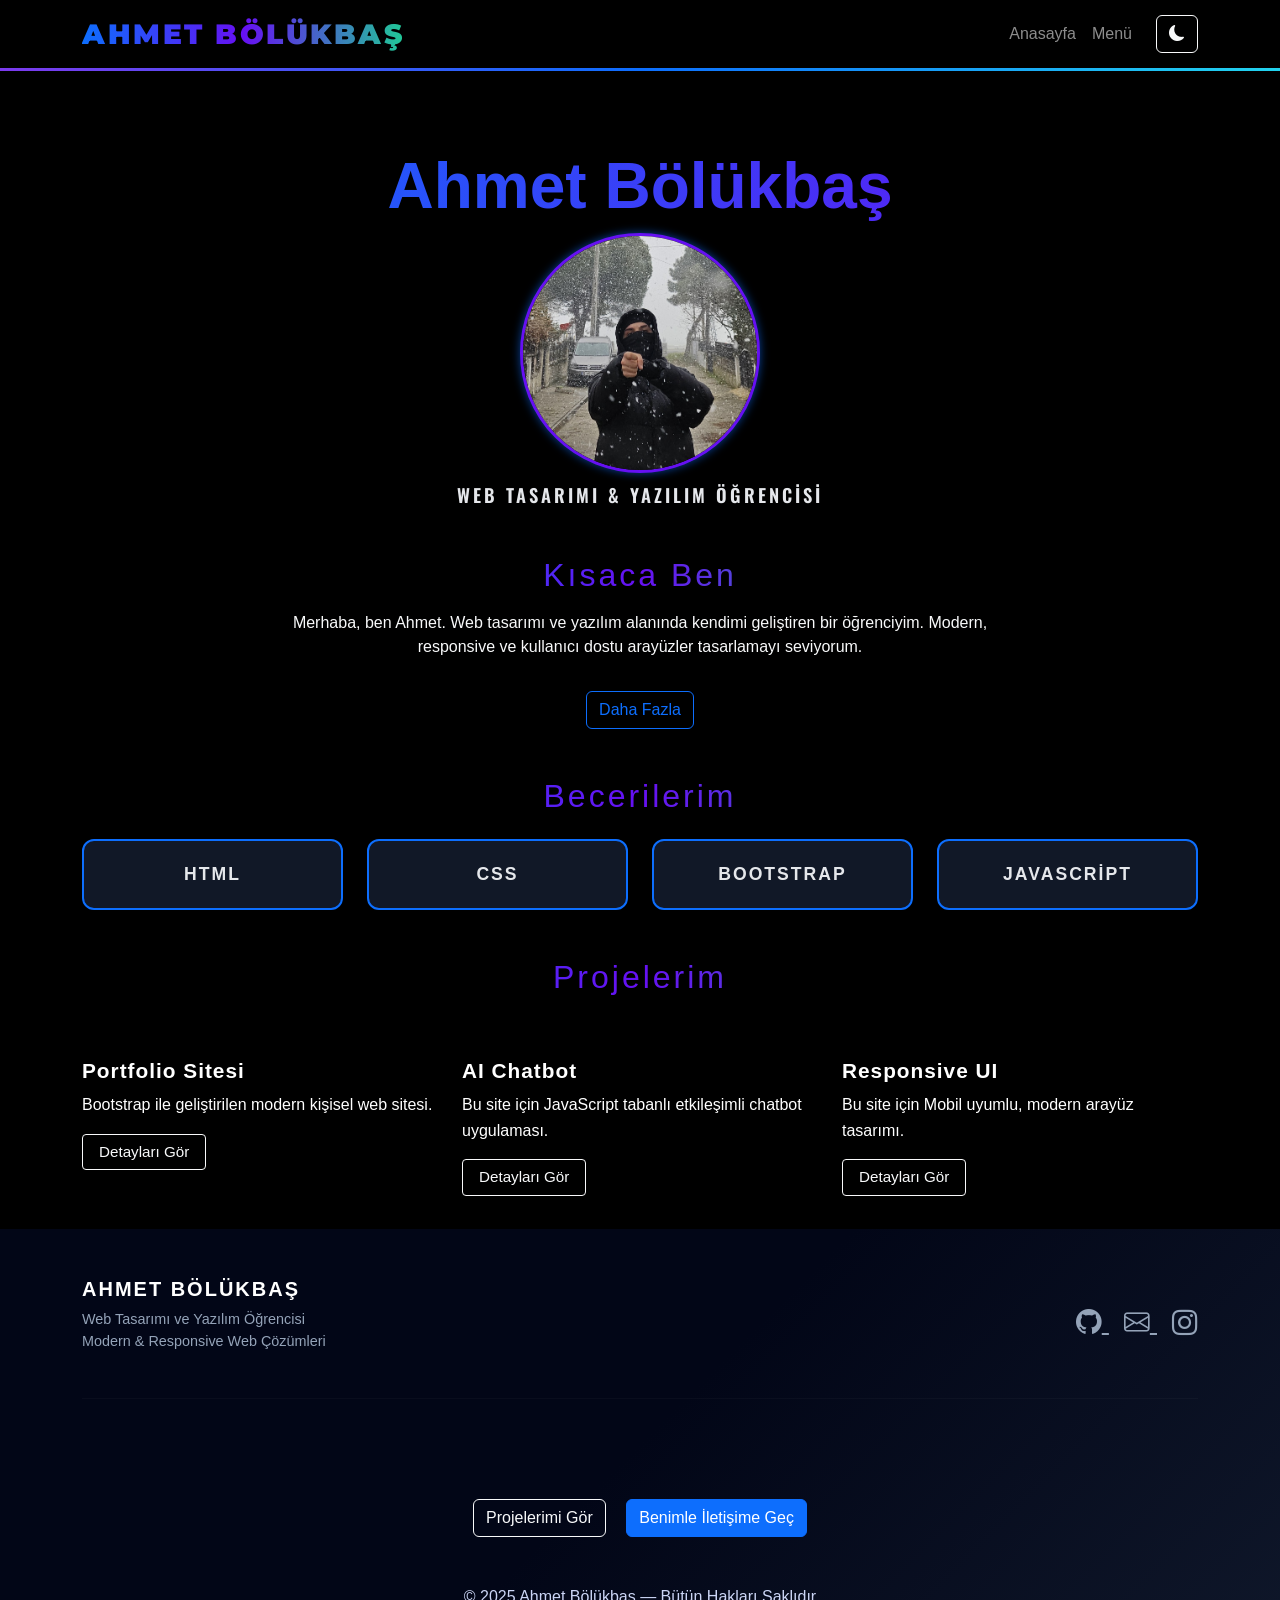
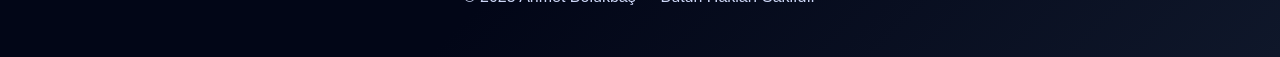
<file: Porföy/index.html>
<!DOCTYPE html>
<html lang="tr">
<head>
<meta charset="UTF-8">
<title>Ahmet Bölükbaş | Biyografi</title>
<meta name="viewport" content="width=device-width, initial-scale=1">

<link href="https://fonts.googleapis.com/css2?family=Oswald:wght@500;600;700&display=swap" rel="stylesheet">
<link rel="stylesheet" href="https://cdn.jsdelivr.net/npm/bootstrap-icons/font/bootstrap-icons.css">
<link href="https://fonts.googleapis.com/css2?family=Montserrat:wght@800;900&display=swap" rel="stylesheet">
<link href="https://cdn.jsdelivr.net/npm/bootstrap@5.3.3/dist/css/bootstrap.min.css" rel="stylesheet">
<link rel="stylesheet" href="https://cdn.jsdelivr.net/npm/bootstrap-icons@1.11.1/font/bootstrap-icons.css">
<link rel="stylesheet" href="custom.css">



</head>

<body>
<body class="page-home">

<nav class="navbar navbar-expand-lg navbar-dark bg-black fixed-top shadow navbar-line">

  <div class="container">


    <a class="navbar-brand animated-title fs-3" href="index.html">
      AHMET BÖLÜKBAŞ
    </a>


    <button class="navbar-toggler" type="button" data-bs-toggle="collapse" data-bs-target="#navbarMenu">
      <span class="navbar-toggler-icon"></span>
    </button>


    <div class="collapse navbar-collapse justify-content-end" id="navbarMenu">
      <ul class="navbar-nav align-items-center">

        <li class="nav-item">
          <a class="nav-link nav-anim" href="index.html">Anasayfa</a>
        </li>


        <li class="nav-item dropdown">
          <a class="nav-link dropdown-toggle nav-anim"
             href="#"
             id="navbarDropdown"
             role="button"
             data-bs-toggle="dropdown">
            Menü
          </a>
          


          <ul class="dropdown-menu dropdown-dark animate-dropdown">
            
            <li><a class="dropdown-item" href="hakkimda.html">Hakkımda</a></li>
            <li><a class="dropdown-item" href="projeler.html">Projeler</a></li>
            <li><a class="dropdown-item" href="iletisim.html">İletişim</a></li>
          </ul>
        </li>

      </ul>
      <button id="themeToggle" class="btn btn-outline-light ms-3">
  <i class="bi bi-moon-fill"></i>
</button>

    </div>

  </div>


</nav>






<section class="container text-center mt-5">
<h1 class="display-3 fw-bold animated-name">Ahmet Bölükbaş</h1>
<img 
    src="drill.jpg"
    alt="Ahmet Bölükbaş"
    class="profile-img"
  >


    <p class="title-text hover-animate mt-2">
      Web Tasarımı & Yazılım Öğrencisi
    </p>
  </div>
</div>

</div>

</section>

<div class="container my-5">
  <div class="row justify-content-center">
    <div class="col-md-8 text-center">
      <h2 class="animated-title mb-3">Kısaca Ben</h2>
      <p class="text-light">
        Merhaba, ben Ahmet. Web tasarımı ve yazılım alanında kendimi
        geliştiren bir öğrenciyim. Modern, responsive ve kullanıcı
        dostu arayüzler tasarlamayı seviyorum.
      </p>
      <a href="hakkimda.html" class="btn btn-outline-primary mt-3">
        Daha Fazla
      </a>
    </div>
  </div>
</div>



<div class="container my-5">
  <h2 class="animated-title text-center mb-4">Becerilerim</h2>

  <div class="row text-center g-4">
    <div class="col-md-3">
      <a href="https://tr.wikipedia.org/wiki/HTML"
         target="_blank"
         class="skill-btn">
        HTML
      </a>
    </div>

    <div class="col-md-3">
      <a href="https://tr.wikipedia.org/wiki/CSS"
         target="_blank"
         class="skill-btn">
        CSS
      </a>
    </div>

    <div class="col-md-3">
      <a href="https://tr.wikipedia.org/wiki/Bootstrap_(framework)"
         target="_blank"
         class="skill-btn">
        Bootstrap
      </a>
    </div>

    <div class="col-md-3">
      <a href="https://tr.wikipedia.org/wiki/JavaScript"
         target="_blank"
         class="skill-btn">
        JavaScript
      </a>
    </div>
  </div>
</div>

<div class="container my-5">
  <h2 class="animated-title text-center mb-5">Projelerim</h2>

  <div class="row g-4">


    <div class="col-md-4">
      <div class="project-card">
        <div class="project-overlay">
          <h5>Portfolio Sitesi</h5>
          <p>Bootstrap ile geliştirilen modern kişisel web sitesi.</p>
          <a href="projeler.html" class="btn btn-outline-light btn-sm">
            Detayları Gör
          </a>
        </div>
      </div>
    </div>


    <div class="col-md-4">
      <div class="project-card">
        <div class="project-overlay">
          <h5>AI Chatbot</h5>
          <p>Bu site için JavaScript tabanlı etkileşimli chatbot uygulaması.</p>
          <a href="projeler.html" class="btn btn-outline-light btn-sm">
            Detayları Gör
          </a>
        </div>
      </div>
    </div>


    <div class="col-md-4">
      <div class="project-card">
        <div class="project-overlay">
          <h5>Responsive UI</h5>
          <p>Bu site için Mobil uyumlu, modern arayüz tasarımı.</p>
          <a href="projeler.html" class="btn btn-outline-light btn-sm">
            Detayları Gör
          </a>
        </div>
      </div>
    </div>

  </div>
</div>






<footer class="sexy-footer mt-5">
  <div class="container py-5">
    <div class="row text-center text-md-start align-items-center">


      <div class="col-md-6 mb-4 mb-md-0">
        <h5 class="footer-title">Ahmet Bölükbaş</h5>
        <p class="footer-text">
          Web Tasarımı ve Yazılım Öğrencisi<br>
          Modern & Responsive Web Çözümleri
        </p>
      </div>
      <div class="col-md-6 text-md-end">
        <a href="https://github.com/bolukbasahmet/" target="_blank" class="footer-icon">
          <i class="bi bi-github"></i>
        </a>

<a href="https://mail.google.com/mail/?view=cm&fs=1
&to=bolukbasahmet6155@gmail.com
&su=Web%20Sitesi%20İletişim
&body=Merhaba%20Ahmet,"
target="_blank"
class="footer-icon">
  <i class="bi bi-envelope"></i>
</a>



        </a>
  <a href="https://www.instagram.com/zerowav.real/" 
   target="_blank" 
   class="footer-icon">
  <i class="bi bi-instagram"></i>
</a>

      </div>

    </div>

    <hr class="footer-line">
    <div class="text-center footer-copy">
      <div class="container text-center my-5 cta-section">
  <a href="projeler.html" class="btn btn-outline-light me-3">
    Projelerimi Gör
  </a>
  <a href="iletisim.html" class="btn btn-primary">
    Benimle İletişime Geç
  </a>
</div>
      © 2025 Ahmet Bölükbaş — Bütün Hakları Saklıdır
    </div>
  </div>
</footer>












<script>
  const toggleBtn = document.getElementById("themeToggle");
  const body = document.body;

  toggleBtn.addEventListener("click", () => {
    body.classList.toggle("light-theme");

    // ikon değişsin
    const icon = toggleBtn.querySelector("i");
    if (body.classList.contains("light-theme")) {
      icon.classList.remove("bi-moon-fill");
      icon.classList.add("bi-sun-fill");
    } else {
      icon.classList.remove("bi-sun-fill");
      icon.classList.add("bi-moon-fill");
    }
  });
</script>
<script>
  const toggleBtn = document.getElementById("themeToggle");

  toggleBtn.addEventListener("click", () => {
    document.body.classList.toggle("light-theme");

    const allElements = document.querySelectorAll("*");

    if (document.body.classList.contains("light-theme")) {
      allElements.forEach(el => {
        el.style.backgroundColor = "#f8f9fa";
        el.style.color = "#000";
      });
    } else {
      allElements.forEach(el => {
        el.style.backgroundColor = "";
        el.style.color = "";
      });
    }
  });
</script>

<script src="lang.js"></script>

<script src="https://cdn.jsdelivr.net/npm/bootstrap@5.3.3/dist/js/bootstrap.bundle.min.js"></script>



</body>
</html>


</body>
</html>
</file>
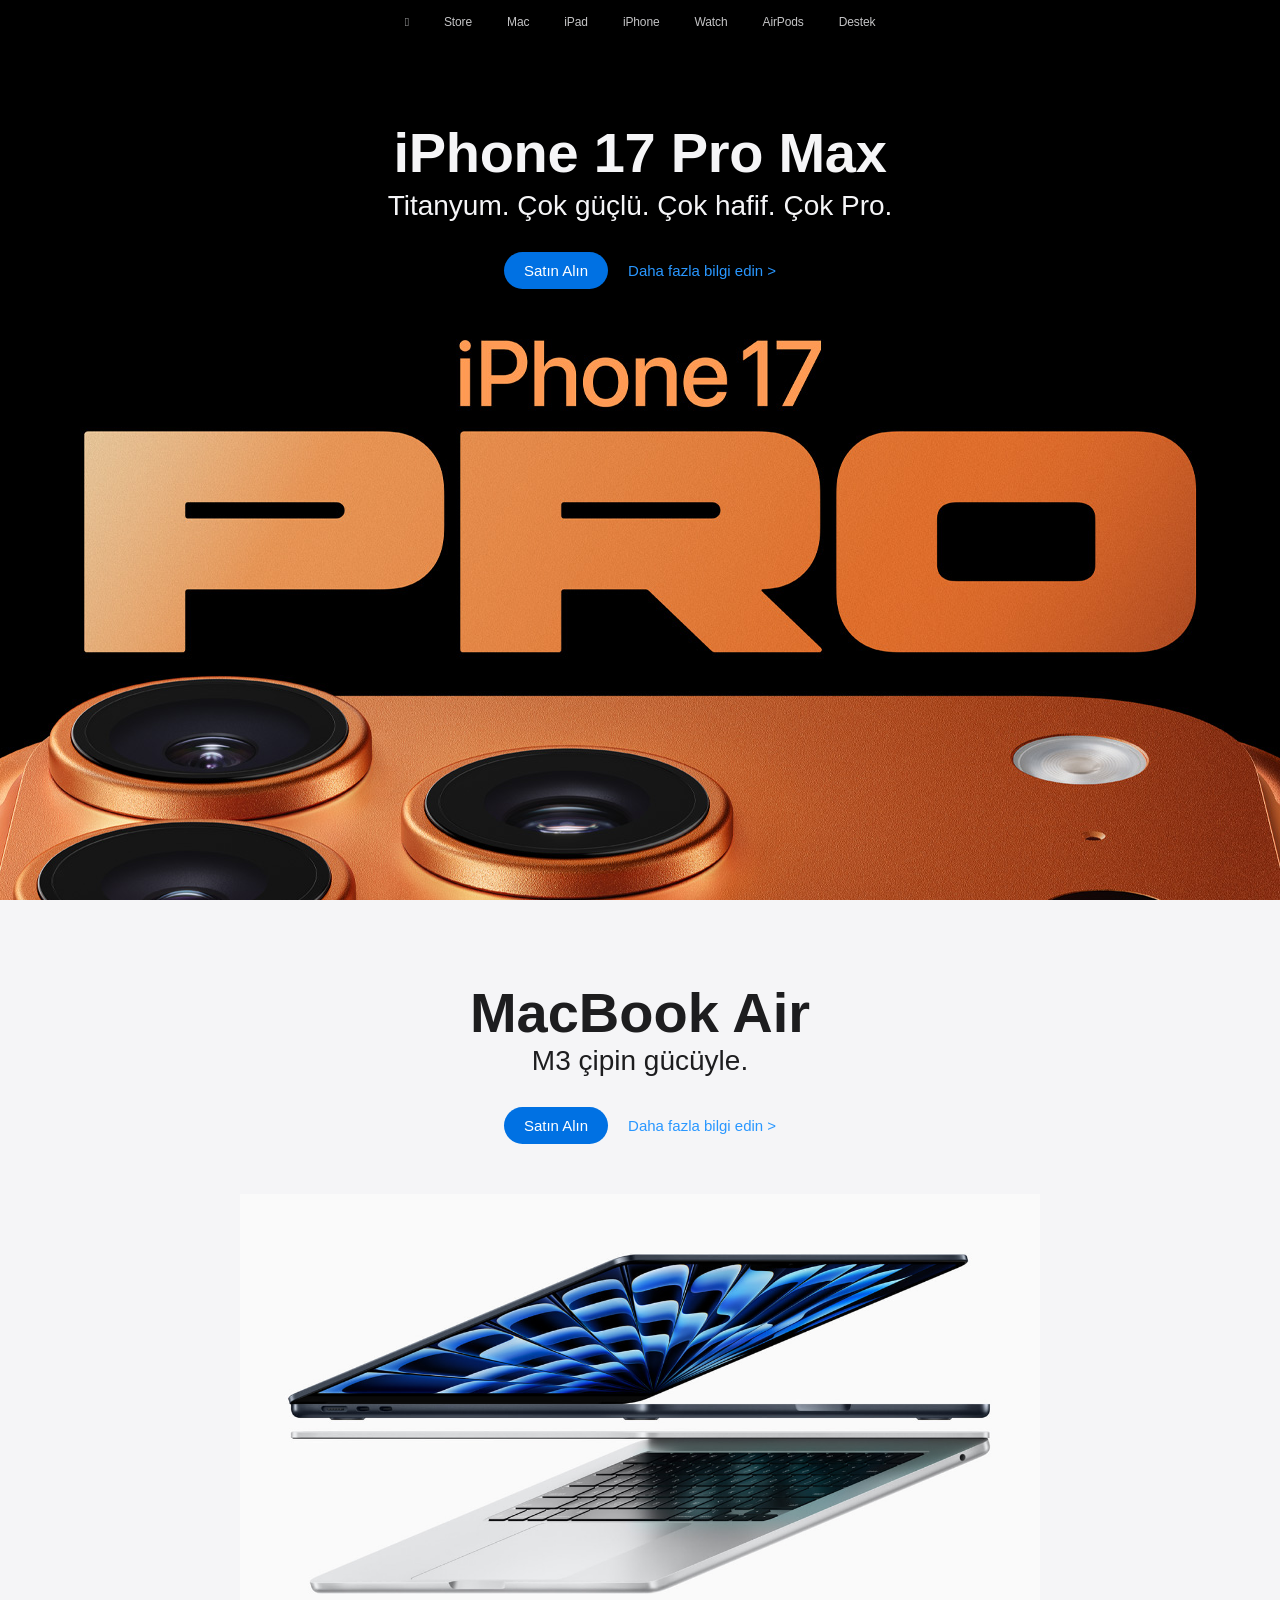
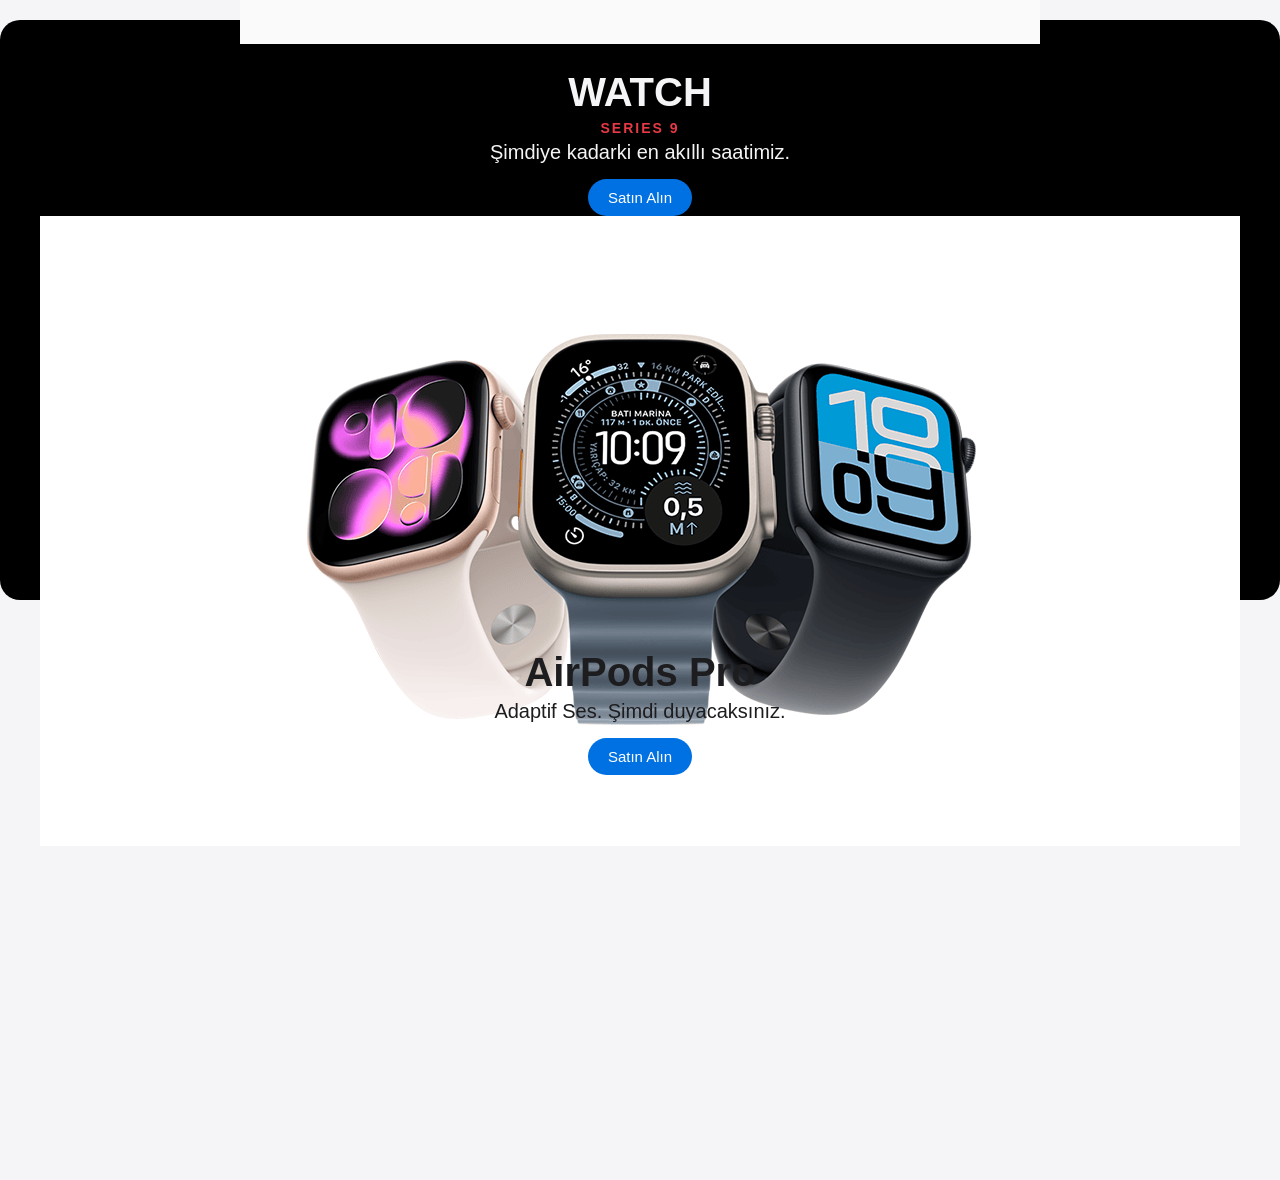
<file: WebSitesiTasarımı/index.html>
<!DOCTYPE html>
<html lang="tr">
<head>
    <meta charset="UTF-8">
    <meta name="viewport" content="width=device-width, initial-scale=1.0">
    <title>Apple</title>
    <style>
        /* CSS Sıfırlama ve Temel Ayarlar */
        * { 
            margin: 0; 
            padding: 0; 
            box-sizing: border-box; 
            /* Apple'ın varsayılan font sistemini çağırıyoruz */
            font-family: -apple-system, BlinkMacSystemFont, "Segoe UI", Roboto, Helvetica, Arial, sans-serif; 
        }
        
        body { 
            background-color: #f5f5f7; 
            color: #1d1d1f; 
        }
        
        a { 
            text-decoration: none; 
            color: inherit; 
        }

        /* Üst Menü (Navbar) - Bulanık Efektli */
        nav { 
            background-color: rgba(0, 0, 0, 0.8); 
            backdrop-filter: blur(10px); /* Arka planı bulanıklaştırır */
            -webkit-backdrop-filter: blur(10px);
            position: fixed; 
            top: 0; 
            width: 100%; 
            z-index: 100; 
            height: 44px; 
            display: flex; 
            justify-content: center; 
            align-items: center; 
        }
        
        .nav-links { 
            display: flex; 
            gap: 35px; 
            list-style: none; 
            color: #f5f5f7; 
            font-size: 12px; 
            font-weight: 400; 
            letter-spacing: -0.01em; 
        }
        
        .nav-links li {
            opacity: 0.8;
            transition: opacity 0.3s ease;
        }

        .nav-links li:hover { 
            opacity: 1; 
            cursor: pointer; 
        }

        /* Ana Ürün Alanı (Koyu Tema) */
        .hero-dark { 
            background-color: #000; 
            color: #f5f5f7; 
            text-align: center; 
            padding-top: 120px; 
            height: 100vh; 
            display: flex; 
            flex-direction: column; 
            align-items: center; 
            overflow: hidden;
        }
        
        .hero-dark h1 { 
            font-size: 56px; 
            font-weight: 600; 
            letter-spacing: -0.005em; 
            margin-bottom: 5px; 
        }
        
        .hero-dark h2 { 
            font-size: 28px; 
            font-weight: 400; 
            margin-bottom: 15px; 
        }
        
        /* Butonlar ve Linkler */
        .links { 
            display: flex; 
            gap: 20px; 
            font-size: 17px; 
            margin-top: 15px;
            align-items: center;
        }
        
        .links a.btn { 
            background-color: #0071e3; 
            color: white; 
            padding: 10px 20px; 
            border-radius: 20px; 
            font-size: 15px; 
            transition: background-color 0.3s;
        }
        
        .links a.btn:hover {
            background-color: #0077ed;
        }

        .links a.link { 
            color: #2997ff; 
            font-size: 15px;
        }
        
        .links a.link:hover { 
            text-decoration: underline; 
        }

        /* Ürün Görseli Yer Tutucu */
        .product-image-placeholder { 
            margin-top: 50px; 
            width: 80%; 
            max-width: 800px; 
            height: 500px; 
            background: linear-gradient(180deg, #2a2a2a 0%, #000 100%); 
            border-radius: 30px 30px 0 0; 
            box-shadow: 0 -10px 40px rgba(255,255,255,0.05);
        }

        /* İkinci Ürün Alanı (Açık Tema) */
        .hero-light { 
            background-color: #f5f5f7; 
            color: #1d1d1f; 
            text-align: center; 
            padding-top: 80px; 
            height: 80vh; 
            display: flex; 
            flex-direction: column; 
            align-items: center; 
        }
        
        .hero-light h1 { 
            font-size: 56px; 
            font-weight: 600; 
        }
        
        .hero-light h2 { 
            font-size: 28px; 
            font-weight: 400; 
            margin-bottom: 15px; 
        }

        /* Alt Izgara (Grid) Düzeni */
        .grid-container { 
            display: grid; 
            grid-template-columns: 1fr 1fr; 
            gap: 15px; 
            padding: 15px; 
            background-color: #fff;
        }
        
        .grid-item { 
            background-color: #f5f5f7; 
            height: 580px; 
            text-align: center; 
            padding-top: 50px; 
            display: flex; 
            flex-direction: column; 
            align-items: center; 
            border-radius: 20px;
        }
        
        .grid-item.dark { 
            background-color: #000; 
            color: #f5f5f7; 
        }

        .grid-item h2 {
            font-size: 40px;
            font-weight: 600;
        }

        .grid-item p {
            font-size: 20px;
            margin-top: 5px;
        }

        /* MacBook kısmı için resim ayarı */
.hero-image {
    /* 1. Genişlik Sınırı: Ekrandan taşmasını engelle */
    max-width: 85%;
    
    /* 2. Yükseklik Sınırı: En önemli kısım! hero-light 80vh yüksekliğinde. 
       Resmin ekran yüksekliğinin yarısından (50vh) büyük olmasını engelliyoruz. */
    max-height: 50vh; 
    
    /* 3. Orantı: Resim ezilmesin veya büzülmesin */
    object-fit: contain;
    
    /* 4. Konumlandırma: Üstündeki butonlarla arasına boşluk bırak */
    margin-top: 50px; 
}
    </style>
</head>
<body>

    <!-- Üst Menü -->
    <nav>
        <ul class="nav-links">
            <li></li> <!-- Apple Logosu yerine karakter -->
            <li>Store</li>
            <li>Mac</li>
            <li>iPad</li>
            <li>iPhone</li>
            <li>Watch</li>
            <li>AirPods</li>
            <li>Destek</li>
        </ul>
    </nav>

    <!-- Ana Kısım: iPhone 15 Pro -->
    <section class="hero-dark">
        <h1>iPhone 17 Pro Max</h1>
        <h2>Titanyum. Çok güçlü. Çok hafif. Çok Pro.</h2>
        <div class="links">
            <a href="#" class="btn">Satın Alın</a>
            <a href="#" class="link">Daha fazla bilgi edin ></a>
        </div>
        <!-- Buraya ileride img etiketiyle PNG formatında bir telefon resmi ekleyebilirsin -->
        <div class="product-image-placeholder"></div>
        <img src="iphone17promax.jpg">
    </section>

    <!-- Orta Kısım: MacBook -->
<!-- Orta Kısım: MacBook -->
<section class="hero-light">
    <h1>MacBook Air</h1>
    <h2>M3 çipin gücüyle.</h2>
    <div class="links">
        <a href="#" class="btn">Satın Alın</a>
        <a href="#" class="link">Daha fazla bilgi edin ></a>
    </div>

    <!-- MacBook Fotoğrafını buraya ekliyoruz! -->
    <!-- 'MACBOOK_RESIM_ADRESI' kısmını kendi resminle değiştir -->
    <img src="macbookair.jpg" alt="MacBook Air" class="hero-image">

</section>

    <!-- Alt Kısım: Yan Yana Kartlar -->
<!-- index.html Dosyasındaki bu kısmı bul ve güncelle -->

<div class="grid-item dark">
    <h2>WATCH</h2>
    <p style="color: #e63946; font-size: 14px; font-weight: bold; letter-spacing: 2px;">SERIES 9</p>
    <p>Şimdiye kadarki en akıllı saatimiz.</p>
    <div class="links" style="margin-top: 15px;">
        <a href="#" class="btn">Satın Alın</a>
    </div>

    <!-- Fotoğrafı buraya ekliyoruz! -->
    <!-- 'RESIM_ADRESINI_BURAYA_YAZ' kısmını kendi resminle değiştir -->
    <img src="applewatch.png" alt="Apple Watch Series 9" class="grid-image">

</div> <!-- .grid-item dark kapanış etiketi -->
        </div>
        <div class="grid-item">
            <h2>AirPods Pro</h2>
            <p>Adaptif Ses. Şimdi duyacaksınız.</p>
            <div class="links" style="margin-top: 15px;">
                <a href="#" class="btn">Satın Alın</a>
            </div>
        </div>
    </section>

</body>
</html>
</file>
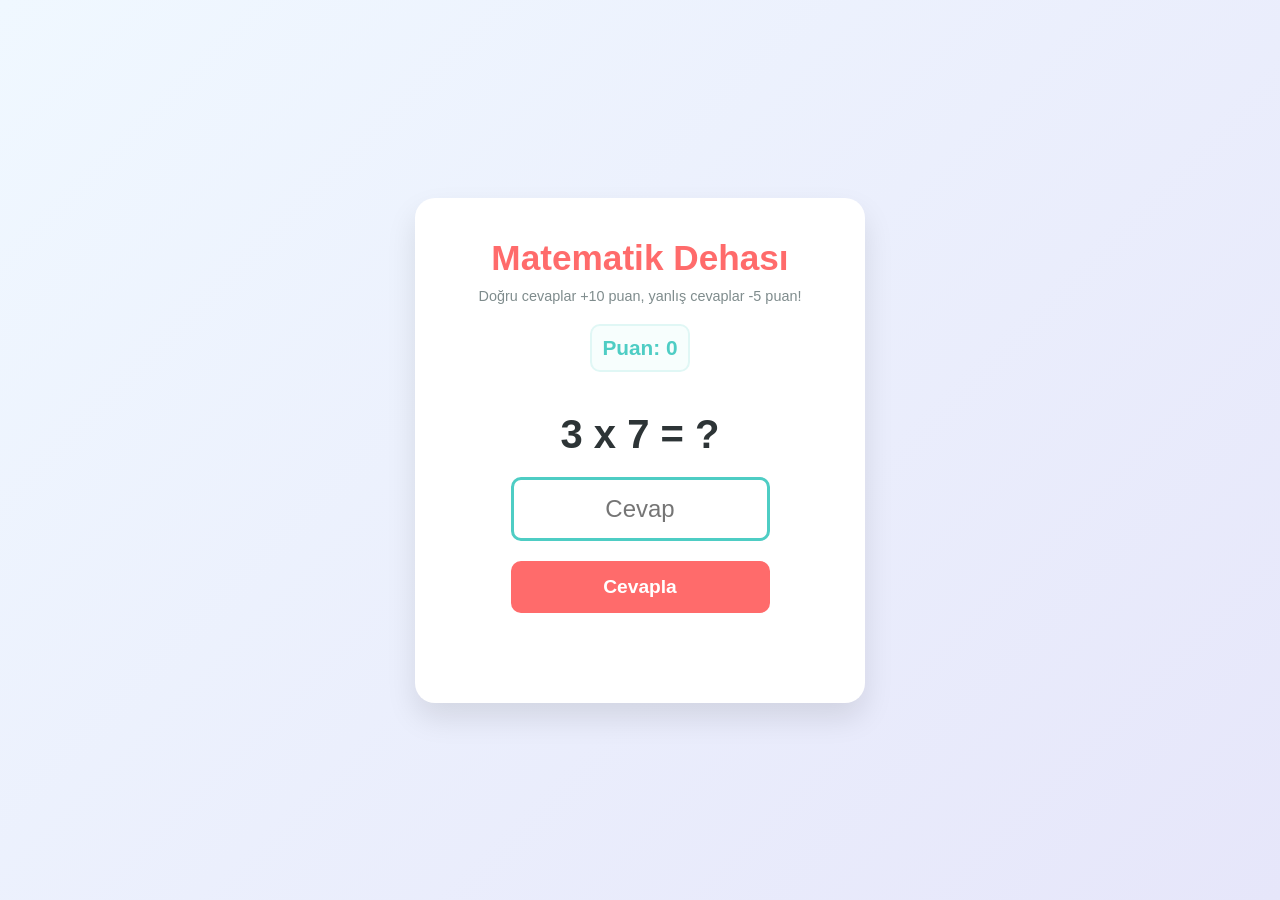
<file: EgiticiOyun/egiticioyun.html>
<!DOCTYPE html>
<html lang="tr">
<head>
    <meta charset="UTF-8">
    <meta name="viewport" content="width=device-width, initial-scale=1.0">
    <title>Eğitici Matematik Oyunu</title>
    <style>
        * {
            box-sizing: border-box;
            margin: 0;
            padding: 0;
        }

        body {
            font-family: 'Segoe UI', Tahoma, Geneva, Verdana, sans-serif;
            background: linear-gradient(135deg, #f0f8ff, #e6e6fa);
            display: flex;
            justify-content: center;
            align-items: center;
            height: 100vh;
        }

        .game-container {
            background-color: white;
            padding: 40px;
            border-radius: 20px;
            box-shadow: 0 15px 30px rgba(0,0,0,0.1);
            text-align: center;
            max-width: 450px;
            width: 90%;
        }

        h1 {
            color: #ff6b6b;
            margin-bottom: 10px;
            font-size: 2.2em;
        }

        p.subtitle {
            color: #7f8c8d;
            margin-bottom: 20px;
            font-size: 0.9em;
        }

        .score-board {
            font-size: 1.3em;
            font-weight: bold;
            color: #4ecdc4;
            background-color: #f7fefd;
            padding: 10px;
            border-radius: 10px;
            display: inline-block;
            margin-bottom: 20px;
            border: 2px solid #e0f7f5;
        }

        .question {
            font-size: 2.5em;
            margin: 20px 0;
            font-weight: bold;
            color: #2d3436;
        }

        input[type="number"] {
            padding: 15px;
            font-size: 1.5em;
            width: 70%;
            border: 3px solid #dfe6e9;
            border-radius: 10px;
            margin-bottom: 20px;
            text-align: center;
            outline: none;
            transition: border-color 0.3s;
        }

        input[type="number"]:focus {
            border-color: #4ecdc4;
        }

        /* Input oklarını gizlemek için */
        input[type=number]::-webkit-inner-spin-button, 
        input[type=number]::-webkit-outer-spin-button { 
            -webkit-appearance: none; 
            margin: 0; 
        }

        button {
            padding: 15px 30px;
            font-size: 1.2em;
            font-weight: bold;
            background-color: #ff6b6b;
            color: white;
            border: none;
            border-radius: 10px;
            cursor: pointer;
            transition: background 0.3s, transform 0.1s;
            width: 70%;
        }

        button:hover {
            background-color: #ee5253;
        }

        button:active {
            transform: scale(0.98);
        }

        .message {
            margin-top: 25px;
            font-weight: bold;
            font-size: 1.1em;
            min-height: 25px;
        }
    </style>
</head>
<body>

    <div class="game-container">
        <h1>Matematik Dehası</h1>
        <p class="subtitle">Doğru cevaplar +10 puan, yanlış cevaplar -5 puan!</p>
        
        <div class="score-board">Puan: <span id="score">0</span></div>
        
        <div class="question" id="question">Soru Yükleniyor...</div>
        
        <input type="number" id="answer" placeholder="Cevap" autocomplete="off" autofocus>
        <br>
        <button onclick="checkAnswer()">Cevapla</button>
        
        <div class="message" id="message"></div>
    </div>

    <script>
        let score = 0;
        let correctAnswer = 0;

        function generateQuestion() {
            // 1 ile 10 arasında rastgele sayılar oluşturuyoruz
            const num1 = Math.floor(Math.random() * 10) + 1;
            const num2 = Math.floor(Math.random() * 10) + 1;
            
            // İşlem türünü belirliyoruz (Toplama, Çıkarma, Çarpma)
            const operators = ['+', '-', 'x'];
            const operator = operators[Math.floor(Math.random() * operators.length)];

            let questionText = '';

            // Çıkarma işleminde eksi sonuç çıkmaması için büyük sayıdan küçüğü çıkarıyoruz
            if (operator === '-' && num1 < num2) {
                questionText = `${num2} - ${num1}`;
                correctAnswer = num2 - num1;
            } else {
                questionText = `${num1} ${operator} ${num2}`;
                if (operator === '+') correctAnswer = num1 + num2;
                if (operator === '-') correctAnswer = num1 - num2;
                if (operator === 'x') correctAnswer = num1 * num2;
            }

            // Soruyu ekrana yazdır ve girdi alanını temizle
            document.getElementById('question').textContent = questionText + ' = ?';
            const answerInput = document.getElementById('answer');
            answerInput.value = '';
            answerInput.focus();
        }

        function checkAnswer() {
            const answerInput = document.getElementById('answer');
            const userAnswer = parseInt(answerInput.value);
            const messageEl = document.getElementById('message');

            // Kullanıcı boş bırakırsa veya sayı girmezse uyar
            if (isNaN(userAnswer)) {
                messageEl.textContent = "Lütfen bir sayı girin!";
                messageEl.style.color = "#ff9f43";
                return;
            }

            // Cevabı kontrol et
            if (userAnswer === correctAnswer) {
                score += 10;
                messageEl.textContent = "🎉 Tebrikler! Doğru cevap.";
                messageEl.style.color = "#1dd1a1";
            } else {
                score -= 5;
                messageEl.textContent = `❌ Yanlış. Doğru cevap ${correctAnswer} olacaktı.`;
                messageEl.style.color = "#ee5253";
            }

            // Puanı güncelle ve yeni soru sor
            document.getElementById('score').textContent = score;
            generateQuestion();
        }

        // Kullanıcı 'Enter' tuşuna bastığında da cevabı kontrol et
        document.getElementById('answer').addEventListener('keypress', function (e) {
            if (e.key === 'Enter') {
                checkAnswer();
            }
        });

        // Oyun başladığında ilk soruyu üret
        window.onload = generateQuestion;
    </script>

</body>
</html>
</file>
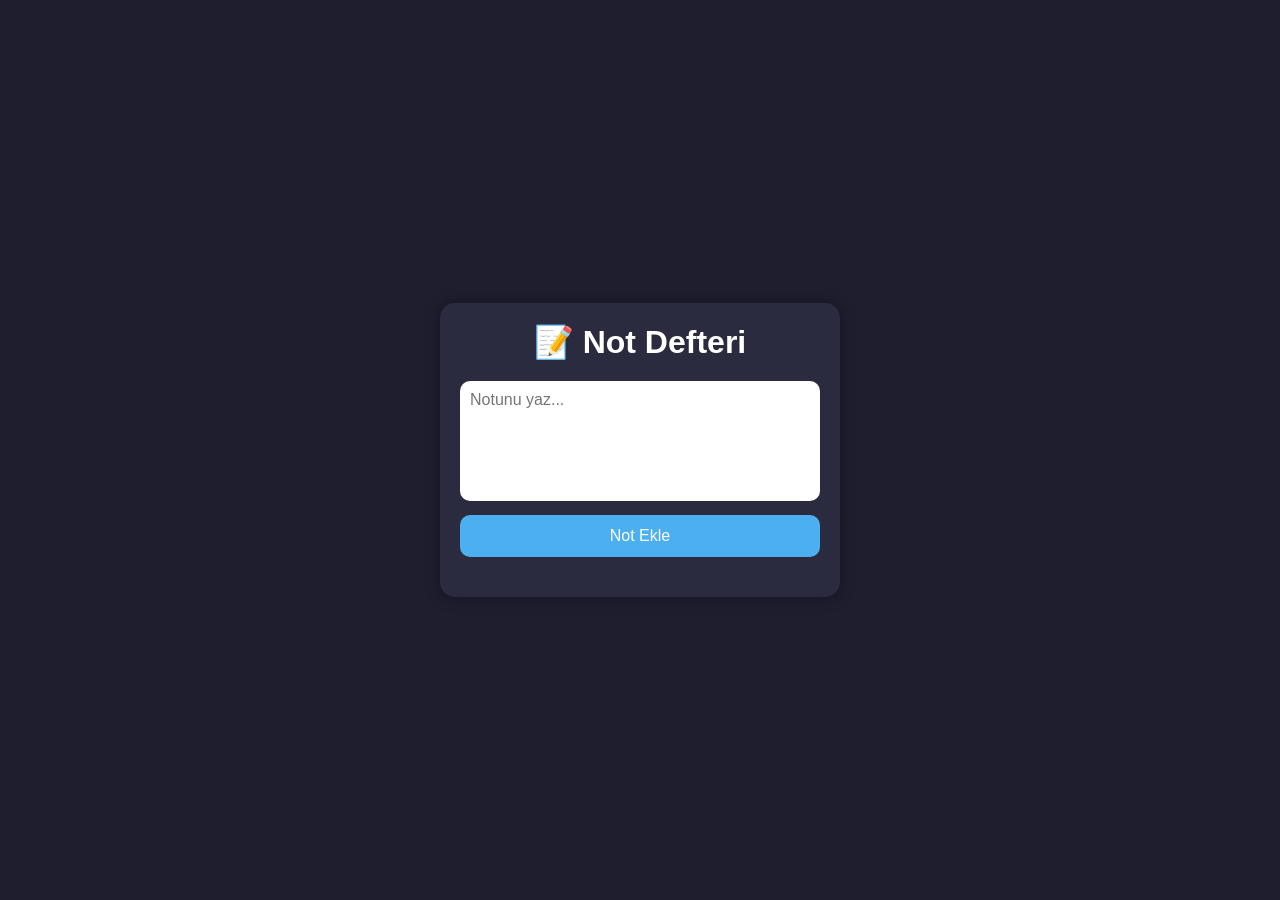
<file: Mobil Uygulama/notdefteriuygulamasi.html>
<!DOCTYPE html>
<html lang="tr">
<head>
  <meta charset="UTF-8" />
  <meta name="viewport" content="width=device-width, initial-scale=1.0"/>
  <title>Not Defteri</title>

  <style>
    *{
      margin:0;
      padding:0;
      box-sizing:border-box;
      font-family:Arial, sans-serif;
    }

    body{
      background:#1e1e2f;
      display:flex;
      justify-content:center;
      align-items:center;
      height:100vh;
      color:white;
    }

    .app{
      width:400px;
      background:#2b2b40;
      padding:20px;
      border-radius:15px;
      box-shadow:0 0 15px rgba(0,0,0,0.4);
    }

    h1{
      text-align:center;
      margin-bottom:20px;
    }

    textarea{
      width:100%;
      height:120px;
      border:none;
      border-radius:10px;
      padding:10px;
      resize:none;
      outline:none;
      font-size:16px;
    }

    button{
      width:100%;
      margin-top:10px;
      padding:12px;
      border:none;
      border-radius:10px;
      background:#4cafef;
      color:white;
      font-size:16px;
      cursor:pointer;
      transition:0.3s;
    }

    button:hover{
      background:#2196f3;
    }

    .notes{
      margin-top:20px;
      max-height:250px;
      overflow-y:auto;
    }

    .note{
      background:#3a3a55;
      padding:10px;
      border-radius:10px;
      margin-bottom:10px;
      position:relative;
    }

    .delete{
      position:absolute;
      right:10px;
      top:10px;
      background:red;
      border:none;
      padding:5px 8px;
      border-radius:5px;
      color:white;
      cursor:pointer;
    }
  </style>
</head>

<body>

  <div class="app">
    <h1>📝 Not Defteri</h1>

    <textarea id="noteInput" placeholder="Notunu yaz..."></textarea>

    <button onclick="addNote()">Not Ekle</button>

    <div class="notes" id="notes"></div>
  </div>

  <script>
    const notesContainer = document.getElementById("notes");

    // Sayfa açılınca notları yükle
    window.onload = function() {
      loadNotes();
    };

    function addNote() {
      const input = document.getElementById("noteInput");
      const text = input.value.trim();

      if(text === ""){
        alert("Boş not eklenemez!");
        return;
      }

      let notes = JSON.parse(localStorage.getItem("notes")) || [];
      notes.push(text);

      localStorage.setItem("notes", JSON.stringify(notes));

      input.value = "";

      loadNotes();
    }

    function loadNotes() {
      let notes = JSON.parse(localStorage.getItem("notes")) || [];

      notesContainer.innerHTML = "";

      notes.forEach((note, index) => {
        notesContainer.innerHTML += `
          <div class="note">
            ${note}
            <button class="delete" onclick="deleteNote(${index})">
              Sil
            </button>
          </div>
        `;
      });
    }

    function deleteNote(index) {
      let notes = JSON.parse(localStorage.getItem("notes")) || [];

      notes.splice(index, 1);

      localStorage.setItem("notes", JSON.stringify(notes));

      loadNotes();
    }
  </script>

</body>
</html>
</file>
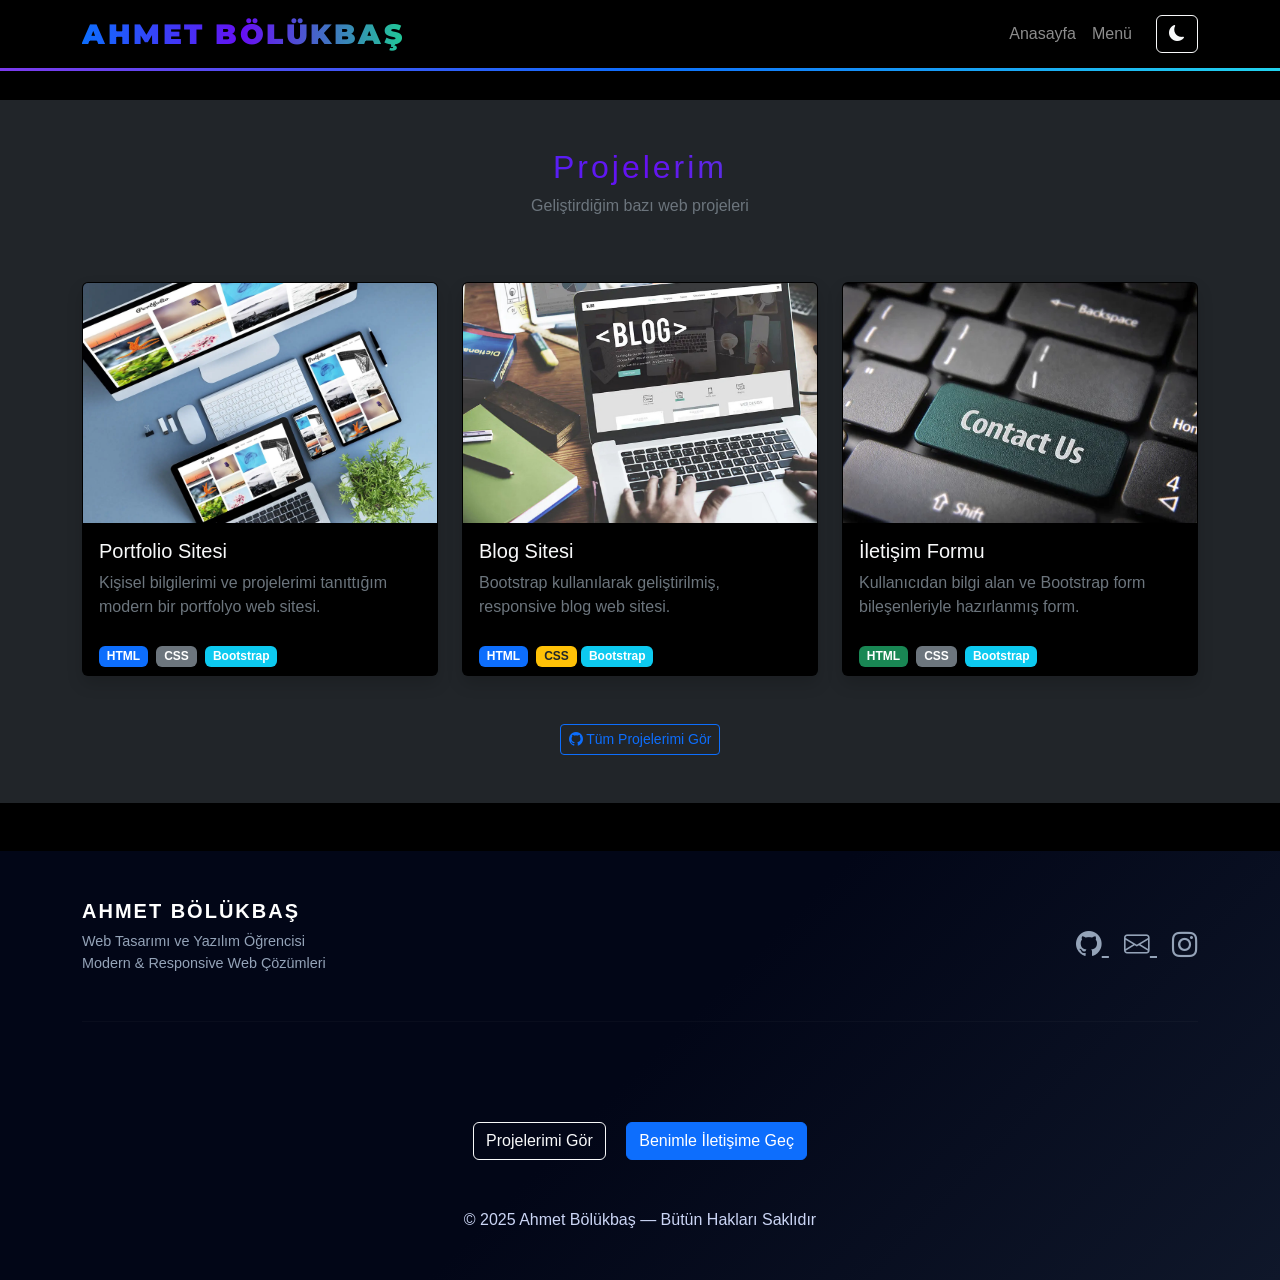
<file: Porföy/projeler.html>
<!DOCTYPE html>
<html lang="tr">
<head>
<meta charset="UTF-8">
<title>Projeler</title>
<meta name="viewport" content="width=device-width, initial-scale=1">
<link href="https://cdn.jsdelivr.net/npm/bootstrap@5.3.3/dist/css/bootstrap.min.css" rel="stylesheet">
<link href="https://fonts.googleapis.com/css2?family=Oswald:wght@500;600;700&display=swap" rel="stylesheet">
<link rel="stylesheet" href="https://cdn.jsdelivr.net/npm/bootstrap-icons/font/bootstrap-icons.css">
<link href="https://fonts.googleapis.com/css2?family=Montserrat:wght@800;900&display=swap" rel="stylesheet">
<link rel="stylesheet" href="custom.css">
</head>
<body>
<body class="page-projects">




<nav class="navbar navbar-expand-lg navbar-dark bg-black fixed-top shadow navbar-line">

  <div class="container">


    <a class="navbar-brand animated-title fs-3" href="index.html">
      AHMET BÖLÜKBAŞ
    </a>


    <button class="navbar-toggler" type="button" data-bs-toggle="collapse" data-bs-target="#navbarMenu">
      <span class="navbar-toggler-icon"></span>
    </button>


    <div class="collapse navbar-collapse justify-content-end" id="navbarMenu">
      <ul class="navbar-nav align-items-center">

        <li class="nav-item">
          <a class="nav-link nav-anim" href="index.html">Anasayfa</a>
        </li>


        <li class="nav-item dropdown">
          <a class="nav-link dropdown-toggle nav-anim"
             href="#"
             id="navbarDropdown"
             role="button"
             data-bs-toggle="dropdown">
            Menü
          </a>
          


          <ul class="dropdown-menu dropdown-dark animate-dropdown">
            
            <li><a class="dropdown-item" href="hakkimda.html">Hakkımda</a></li>
            <li><a class="dropdown-item" href="projeler.html">Projeler</a></li>
            <li><a class="dropdown-item" href="iletisim.html">İletişim</a></li>
          </ul>
        </li>

      </ul>
      <button id="themeToggle" class="btn btn-outline-light ms-3">
  <i class="bi bi-moon-fill"></i>
</button>

    </div>

  </div>




</nav>





<section class="py-5 bg-dark">
  <div class="container">


    <div class="row mb-5">
      <div class="col text-center">
        <h2 class="animated-title">Projelerim</h2>
        <p class="text-secondary mt-2">
          Geliştirdiğim bazı web projeleri
        </p>
      </div>
    </div>


    <div class="row g-4">


      <div class="col-md-4">
        <div class="card bg-black text-light h-100 shadow project-card">
          <img src="profo.jpg" class="card-img-top" alt="Portfolio Sitesi">

          <div class="card-body">
            <h5 class="card-title">Portfolio Sitesi</h5>
            <p class="card-text text-secondary">
              Kişisel bilgilerimi ve projelerimi tanıttığım modern
              bir portfolyo web sitesi.
            </p>
          </div>

          <div class="card-footer bg-transparent border-0">
            <span class="badge bg-primary me-1">HTML</span>
            <span class="badge bg-secondary me-1">CSS</span>
            <span class="badge bg-info">Bootstrap</span>
          </div>
        </div>
      </div>


      <div class="col-md-4">
        <div class="card bg-black text-light h-100 shadow project-card">
          <img src="blog.jpg" class="card-img-top" alt="Blog Sitesi">

          <div class="card-body">
            <h5 class="card-title">Blog Sitesi</h5>
            <p class="card-text text-secondary">
              Bootstrap kullanılarak geliştirilmiş,
              responsive blog web sitesi.
            </p>
          </div>

          <div class="card-footer bg-transparent border-0">
            <span class="badge bg-primary me-1">HTML</span>
            <span class="badge bg-warning text-dark">CSS</span>
            <span class="badge bg-info">Bootstrap</span>
          </div>
        </div>
      </div>


      <div class="col-md-4">
        <div class="card bg-black text-light h-100 shadow project-card">
          <img src="iletisim.jpg" class="card-img-top" alt="İletişim Formu">

          <div class="card-body">
            <h5 class="card-title">İletişim Formu</h5>
            <p class="card-text text-secondary">
              Kullanıcıdan bilgi alan ve
              Bootstrap form bileşenleriyle hazırlanmış form.
            </p>
          </div>

          <div class="card-footer bg-transparent border-0">
            <span class="badge bg-success me-1">HTML</span>
            <span class="badge bg-secondary me-1">CSS</span>
            <span class="badge bg-info">Bootstrap</span>
          </div>
        </div>
      </div>

    </div>

    <div class="text-center mt-5">
        <a href="https://github.com/bolukbasahmet"
     target="_blank"
     class="btn btn-sm btn-outline-primary">
    <i class="bi bi-github"></i> Tüm Projelerimi Gör
  </a>
    </div>

  </div>
</section>
<footer class="sexy-footer mt-5">
  <div class="container py-5">
    <div class="row text-center text-md-start align-items-center">


      <div class="col-md-6 mb-4 mb-md-0">
        <h5 class="footer-title">Ahmet Bölükbaş</h5>
        <p class="footer-text">
          Web Tasarımı ve Yazılım Öğrencisi<br>
          Modern & Responsive Web Çözümleri
        </p>
      </div>


      <div class="col-md-6 text-md-end">
        <a href="https://github.com/bolukbasahmet/" target="_blank" class="footer-icon">
          <i class="bi bi-github"></i>
        </a>

<a href="https://mail.google.com/mail/?view=cm&fs=1
&to=bolukbasahmet6155@gmail.com
&su=Web%20Sitesi%20İletişim
&body=Merhaba%20Ahmet,"
target="_blank"
class="footer-icon">
  <i class="bi bi-envelope"></i>
</a>



        </a>
  <a href="https://www.instagram.com/zerowav.real/" 
   target="_blank" 
   class="footer-icon">
  <i class="bi bi-instagram"></i>
</a>

      </div>

    </div>

    <hr class="footer-line">
    <div class="text-center footer-copy">
      <div class="container text-center my-5 cta-section">
  <a href="projeler.html" class="btn btn-outline-light me-3">
    Projelerimi Gör
  </a>
  <a href="iletisim.html" class="btn btn-primary">
    Benimle İletişime Geç
  </a>
</div>
      © 2025 Ahmet Bölükbaş — Bütün Hakları Saklıdır
    </div>
  </div>
</footer>





<script src="https://cdn.jsdelivr.net/npm/bootstrap@5.3.3/dist/js/bootstrap.bundle.min.js"></script>

<script>
  const toggleBtn = document.getElementById("themeToggle");
  const body = document.body;

  toggleBtn.addEventListener("click", () => {
    body.classList.toggle("light-theme");

    // ikon değişsin
    const icon = toggleBtn.querySelector("i");
    if (body.classList.contains("light-theme")) {
      icon.classList.remove("bi-moon-fill");
      icon.classList.add("bi-sun-fill");
    } else {
      icon.classList.remove("bi-sun-fill");
      icon.classList.add("bi-moon-fill");
    }
  });
</script>
<script>
  const toggleBtn = document.getElementById("themeToggle");

  toggleBtn.addEventListener("click", () => {
    document.body.classList.toggle("light-theme");

    const allElements = document.querySelectorAll("*");

    if (document.body.classList.contains("light-theme")) {
      allElements.forEach(el => {
        el.style.backgroundColor = "#f8f9fa";
        el.style.color = "#000";
      });
    } else {
      allElements.forEach(el => {
        el.style.backgroundColor = "";
        el.style.color = "";
      });
    }
  });
</script>
</body>
</html>
</file>
<file: Porföy/custom.css>
body { animation: fadeIn 1s; }


.animated-name {
background: linear-gradient(90deg, #0d6efd, #6610f2);
-webkit-background-clip: text;
-webkit-text-fill-color: transparent;
animation: glow 2s infinite alternate;
}


@keyframes glow {
from { letter-spacing: 2px; }
to { letter-spacing: 6px; }
}





body {
  font-family: 'Segoe UI', sans-serif;
  animation: fadeIn 0.8s ease-in;
}


.page-home {
  background: linear-gradient(135deg, #000000, #000000);
  color: white;
}

.page-about {
  background-color: #000000;
  color: #000000;
}

.page-projects {
  background-color: #000000;
  color: #000000;
}

.page-contact {
  background: linear-gradient(to right, #000000, #000000);
  color: rgb(0, 0, 0);
}

.animated-title {
  background: linear-gradient(90deg, #0d6efd, #6610f2, #20c997);
  -webkit-background-clip: text;
  -webkit-text-fill-color: transparent;
  animation: titleGlow 2.5s infinite alternate;
  letter-spacing: 3px;
}

@keyframes titleGlow {
  from {
    opacity: 0.6;
    letter-spacing: 2px;
  }
  to {
    opacity: 1;
    letter-spacing: 6px;
  }
}


.profile-img {
  width: 240px;        
  height:240px;       
  border-radius: 50%; 
  object-fit: cover;  
  border: 3px solid #6610f2;
  background-color: #fff;

  box-shadow: 0 0 10px rgba(13, 110, 253, 0.6);
}


.title-card {
  background: linear-gradient(135deg, #111827, #1f2933);
  border-radius: 20px;
  border: 1px solid rgba(255,255,255,0.15);
  box-shadow: 0 10px 25px rgba(0,0,0,0.4);
  transition: all 0.3s ease;
}

.title-text {
  font-family: 'Oswald', sans-serif;
  font-size: 1.15rem;
  font-weight: 600;        
  letter-spacing: 3px;     
  text-transform: uppercase;
  color: #e5e7eb;
}


.profile-left img { 
  width: 400px;
  height: 400px;
  object-fit: cover;
  border-radius: 6px;   
  border: 2px solid #6610f2;
  margin-left: -20%;
  margin-top: 10%;

}

.hover-animate {
  transition: all 0.3s ease;
  cursor: pointer;
}


.hover-animate:hover {
  color: #0d6efd;
  letter-spacing: 5px;
  transform: translateY(-3px);
}

.canik{
margin-left: -13%;
  color: white;

}

.caniktext{
  margin-left: -5%;
  color: white;
}

.skill-btn {
  display: block;
  padding: 20px;
  font-size: 1.1rem;
  font-weight: 600;
  letter-spacing: 2px;
  text-transform: uppercase;
  color: #e5e7eb;
  background: #111827;
  border: 2px solid #0d6efd;
  border-radius: 12px;
  text-decoration: none;
  transition: all 0.3s ease;
  box-shadow: 0 10px 20px rgba(0,0,0,0.4);
   animation: fadeUp 0.8s ease forwards;
}

.skill-btn:hover {
  background: #0d6efd;
  color: #fff;
  transform: translateY(-6px) scale(1.05);
  box-shadow: 0 20px 40px rgba(13,110,253,0.5);
}

.sexy-footer {
  background: linear-gradient(135deg, #020617, #020617, #0f172a);
  color: #cbd5f5;
  position: relative;
  overflow: hidden;
}

.footer-title {
  font-weight: 700;
  letter-spacing: 2px;
  text-transform: uppercase;
  color: #fff;
}


.footer-text {
  font-size: 0.9rem;
  color: #94a3b8;
}


.footer-icon {
  font-size: 1.6rem;
  color: #94a3b8;
  margin-left: 15px;
  transition: all 0.3s ease;
}

.footer-icon:hover {
  color: #0d6efd;
  transform: translateY(-4px) scale(1.1);
}


.footer-line {
  border-color: rgba(255,255,255,0.1);
  margin: 30px 0;
}


.project-card img {
  width: 100%;
  height: 240px;
  object-fit: cover;
  transition: transform 0.6s ease;
}


.project-overlay h5 {
  font-size: 1.3rem;     
  font-weight: 700;
  letter-spacing: 1px;
}


.project-overlay p {
  font-size: 1rem;        
  line-height: 1.6;
}


.project-overlay .btn {
  font-size: 0.95rem;
  padding: 6px 16px;
}




.project-overlay h5,
.project-overlay p,
.project-overlay .btn {
  transform: translateY(15px);
  transition: 0.4s ease;
}

.project-card:hover .project-overlay h5,
.project-card:hover .project-overlay p,
.project-card:hover .project-overlay .btn {
  transform: translateY(0);
}

.cta-section {
  margin-top: 100px !important; /* 👈 NET ETKİ */
}


.profile-top {
    width: 400px;
  height: 400px;
  object-fit: cover;

  margin-left: 45%;
  margin-top: -43%; 

}

.photo-wrapper {
  position: relative;
  left: 1500px;   /* sağa */
  top: -655px;    /* aşağı */
}



.photo-caption {
  margin-top: -8px;
  color: white;
  font-size: 2rem;
  margin-left: -15%;

}

.textt { 
margin-top: -15px;
margin-left: -240px;
}


.section-title {
  font-size: 2.5rem;
  font-weight: 700;
  background: linear-gradient(90deg, #7c3aed, #0d6efd);
  -webkit-background-clip: text;
  -webkit-text-fill-color: transparent;
}


.project-card {
  transition: transform 0.3s ease, box-shadow 0.3s ease;
}

.project-card:hover {
  transform: translateY(-10px);
  box-shadow: 0 20px 40px rgba(124, 58, 237, 0.3);
}



.nav-anim {
  position: relative;
  transition: color 0.3s ease;
}

.nav-anim::after {
  content: "";
  position: absolute;
  width: 0;
  height: 2px;
  background: #7c3aed;
  left: 0;
  bottom: 0;
  transition: width 0.3s ease;
}

.nav-anim:hover::after {
  width: 100%;
}


.dropdown-dark {
  background-color: #0b0b0b;
  border: none;
  box-shadow: 0 20px 40px rgba(0,0,0,0.4);
}


.dropdown-item {
  color: #e5e7eb;
}

.dropdown-item:hover {
  background-color: rgba(124, 58, 237, 0.15);
  color: #fff;
}

.animate-dropdown {
  animation: dropdownFade 0.35s ease;
}

@keyframes dropdownFade {
  from {
    opacity: 0;
    transform: translateY(10px);
  }
  to {
    opacity: 1;
    transform: translateY(0);
  }
}


.navbar-line {
  border-bottom: 3px solid;
  border-image: linear-gradient(to right, #7c3aed, #0d6efd, #22d3ee) 1;
}


:root {
  --nav-height: 100px;
}

body {
  padding-top: var(--nav-height);
}


.navbar .animated-title {
  font-family: 'Montserrat', sans-serif;
  font-weight: 900;        /* ÇOK KALIN */
  letter-spacing: 2.5px;  /* Güçlü duruş */
  text-transform: uppercase;
}


body {
  background-color: #000;
  color: #fff;
  transition: background-color 0.3s, color 0.3s;
}


body.light-theme {
  background-color: #f8f9fa;
  color: #000;
}


body.light-theme .card {
  background-color: #fff !important;
  color: #000 !important;
}


body.light-theme .navbar {
  background-color: #ffffff !important;
}

body.light-theme .navbar a {
  color: #000 !important;
}


body.light-theme footer {
  background-color: #e9ecef !important;
  color: #000;
}


body.light-theme {
  background-color: #f8f9fa !important;
  color: #000 !important;
}


body.light-theme section,
body.light-theme .container,
body.light-theme .container-fluid,
body.light-theme .card {
  background-color: #f8f9fa !important;
  color: #000 !important;
}


body.light-theme .bg-dark,
body.light-theme .bg-black {
  background-color: #f8f9fa !important;
}


body.light-theme .text-light {
  color: #000 !important;
}


body.light-theme footer {
  background-color: #e9ecef !important;
  color: #000 !important;
}


body.light-theme,
body.light-theme * {
  background-color: #f8f9fa !important;
  color: #000 !important;
}


body.light-theme .card {
  background-color: #ffffff !important;
}


body.light-theme .navbar {
  background-color: #ffffff !important;
  border-bottom: 2px solid #dee2e6;
}


body.light-theme footer {
  background-color: #e9ecef !important;
}

body.light-theme a {
  color: #0d6efd !important;
}


.nav-anim {
  position: relative;
  display: inline-block;
  transition: transform 180ms ease, opacity 180ms ease;
}

.nav-anim::after {
  content: "";
  position: absolute;
  left: 0;
  bottom: 6px;
  width: 100%;
  height: 2px;
  background: currentColor;
  transform: scaleX(0);
  transform-origin: left;
  transition: transform 200ms ease;
  opacity: 0.85;
}

.nav-anim:hover {
  transform: translateY(-2px);
  opacity: 0.95;
}

.nav-anim:hover::after {
  transform: scaleX(1);
}

/* Mobilde açılır menüyü kart gibi yap */
@media (max-width: 991.98px) {
  .navbar .mobileMenu.show {
    background: #fff;
    margin-top: 12px;
    padding: 12px;
    border-radius: 14px;
    border: 1px solid rgba(0,0,0,0.08);
    box-shadow: 0 16px 40px rgba(0,0,0,0.14);
  }

  .navbar .mobileMenu.show .nav-link {
    padding: 10px 12px;
    border-radius: 10px;
  }

  .navbar .mobileMenu.show .nav-link:hover {
    background: rgba(13,110,253,0.08);
  }

  /* Açılma animasyonu */
  .navbar .mobileMenu.collapsing,
  .navbar .mobileMenu.show {
    animation: menuDrop 220ms ease;
  }

  @keyframes menuDrop {
    from { opacity: 0; transform: translateY(-8px); }
    to   { opacity: 1; transform: translateY(0); }
  }
}
</file>
